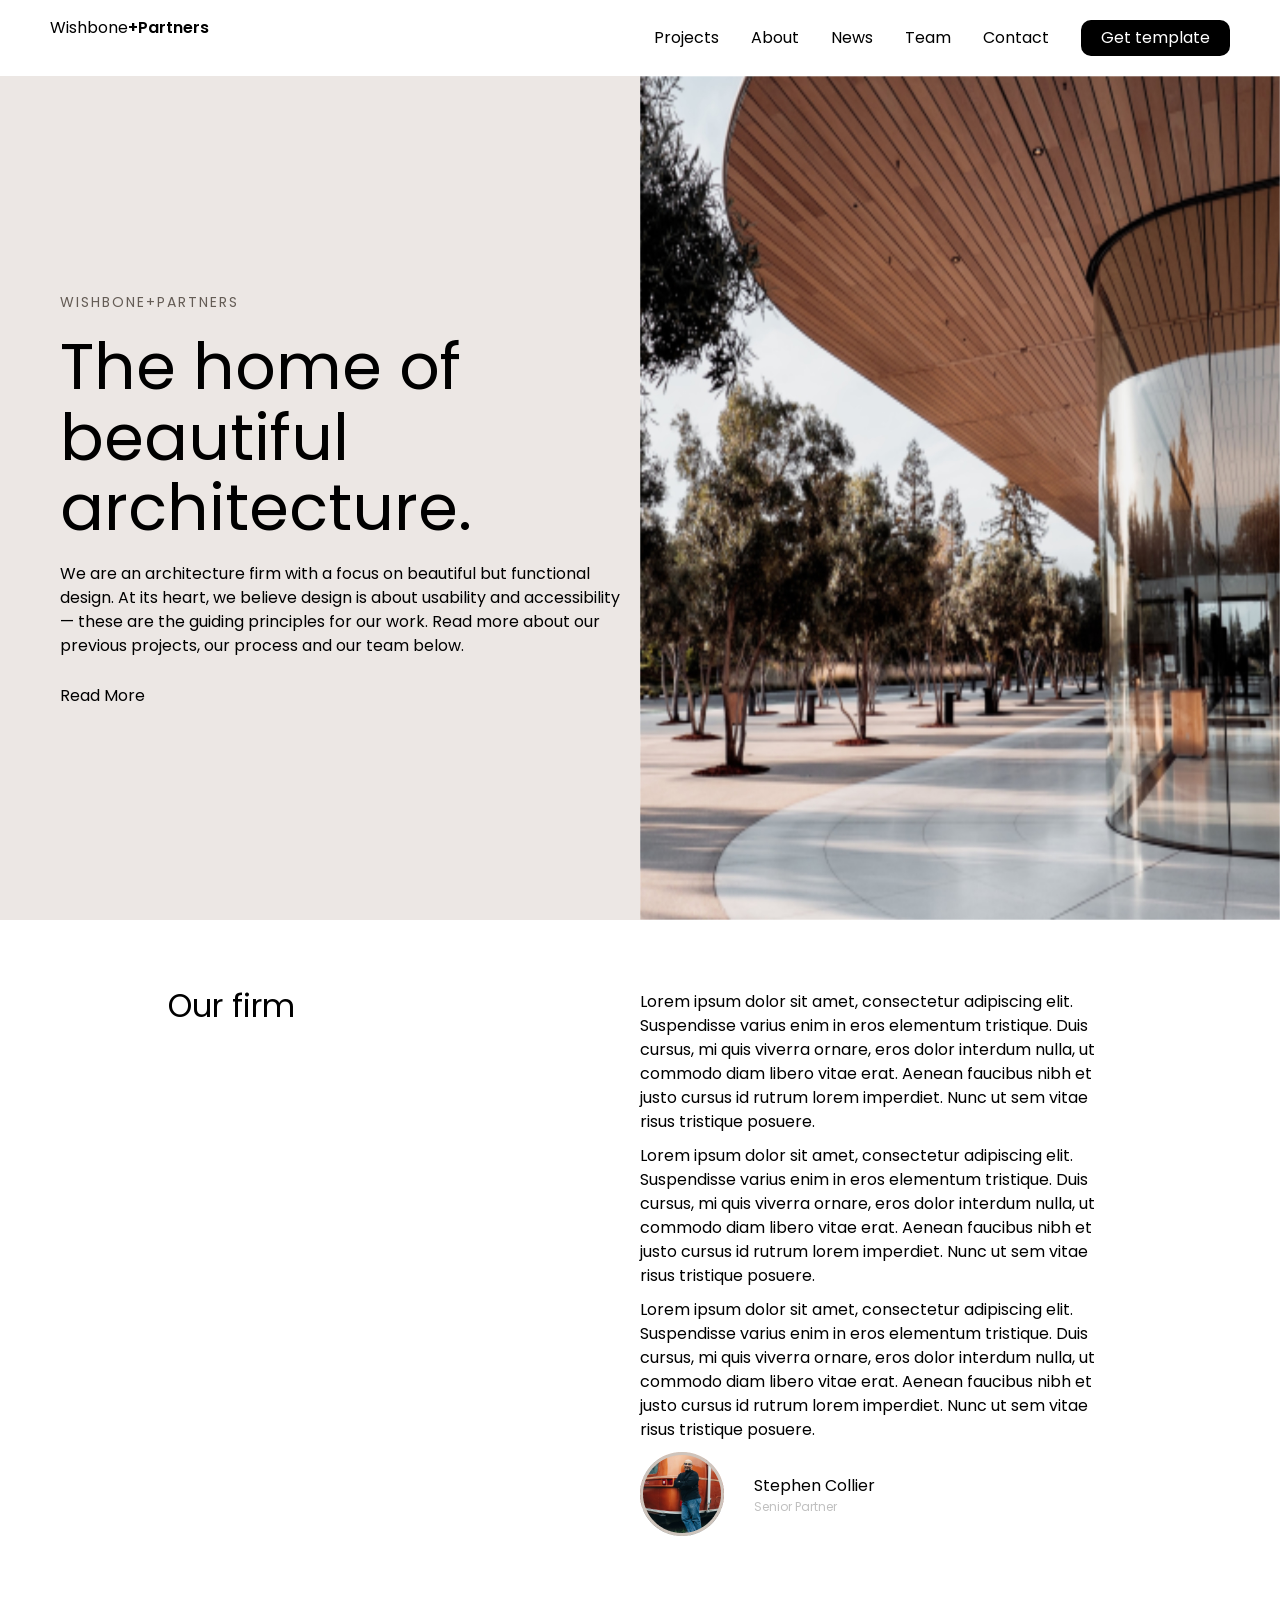
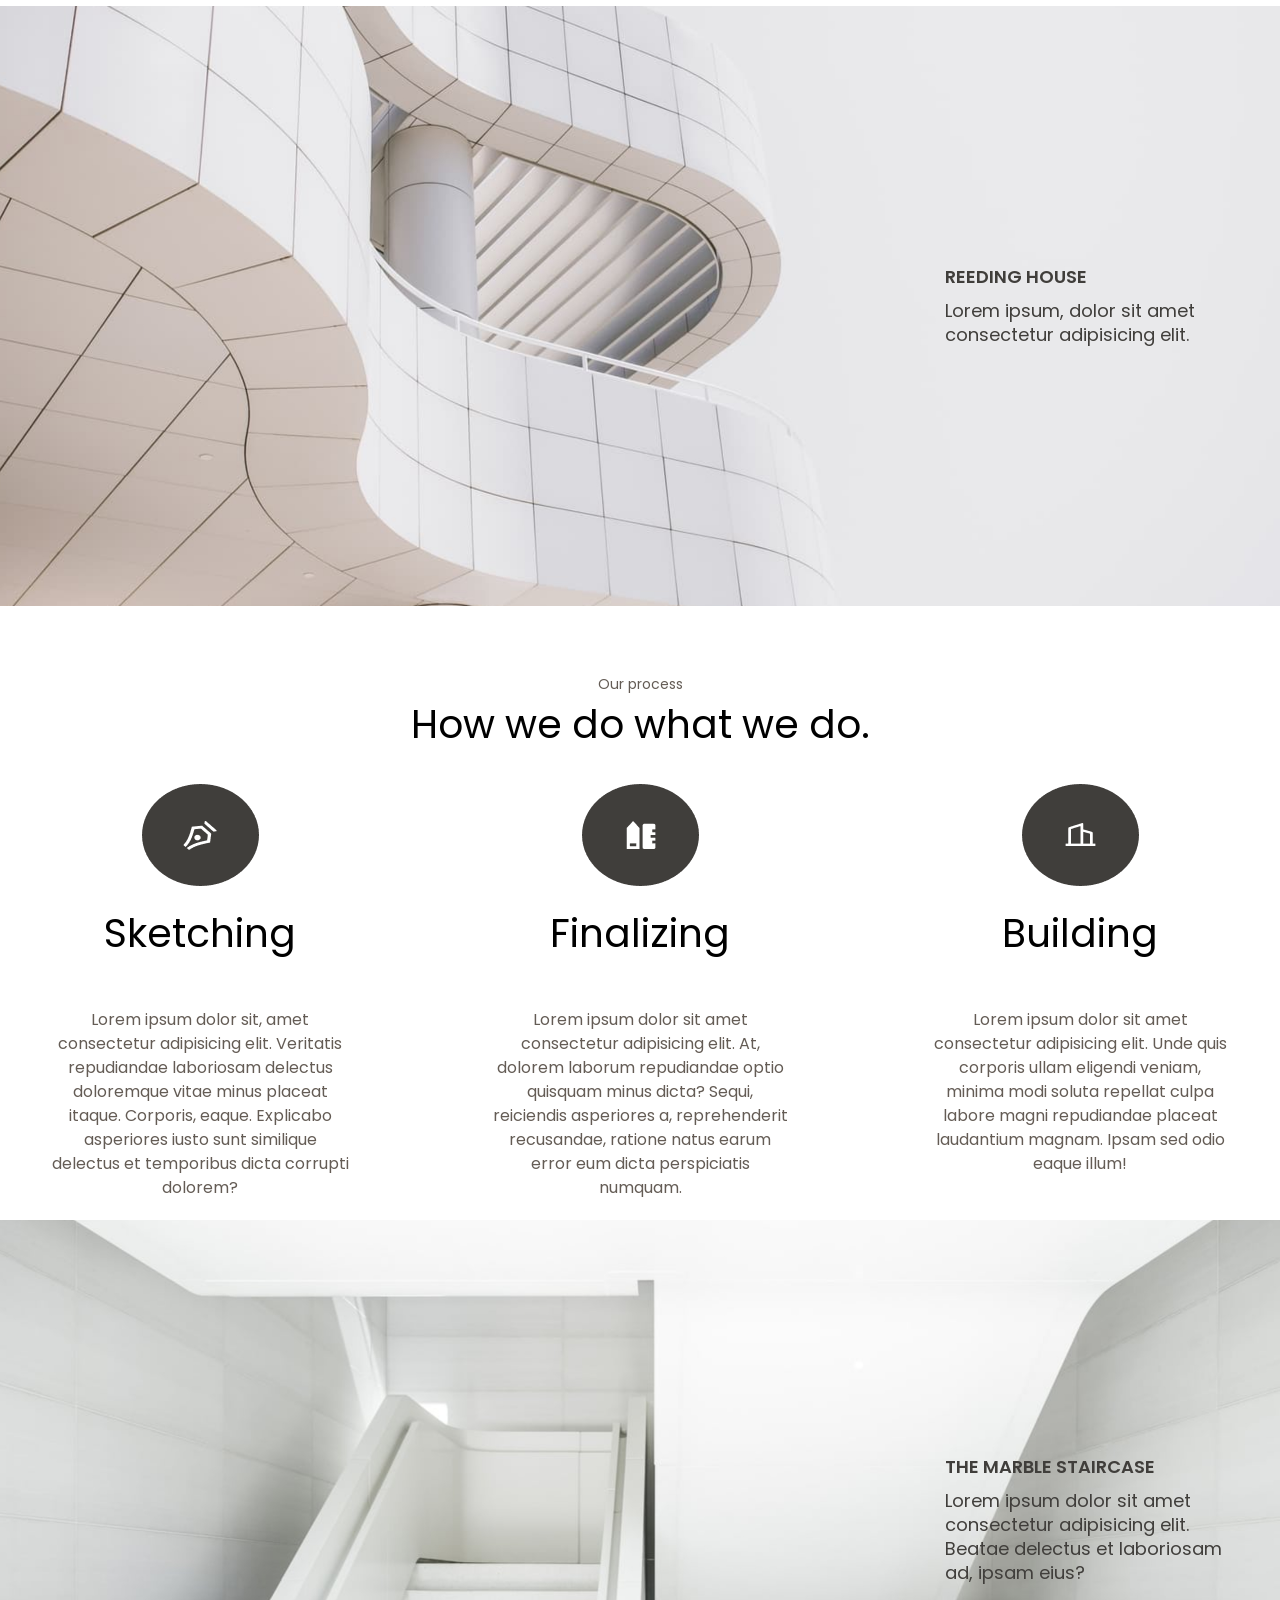
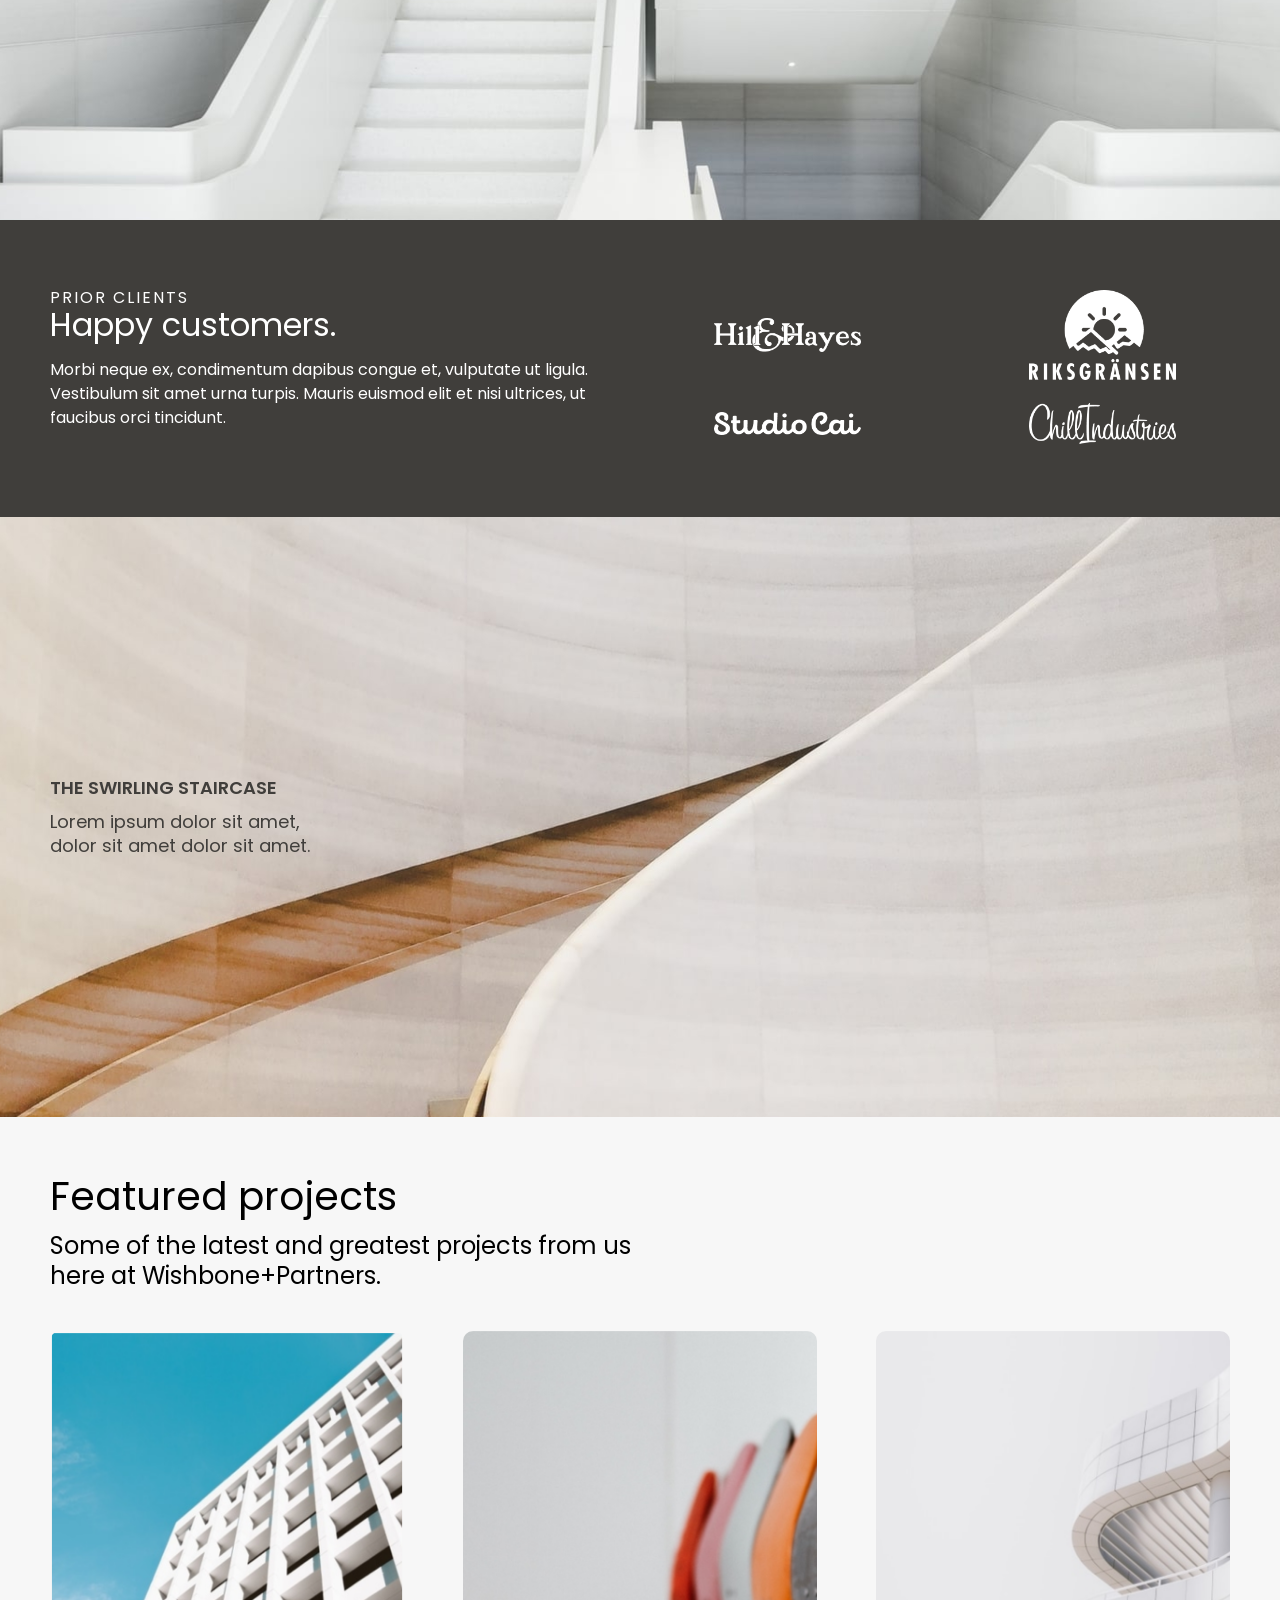
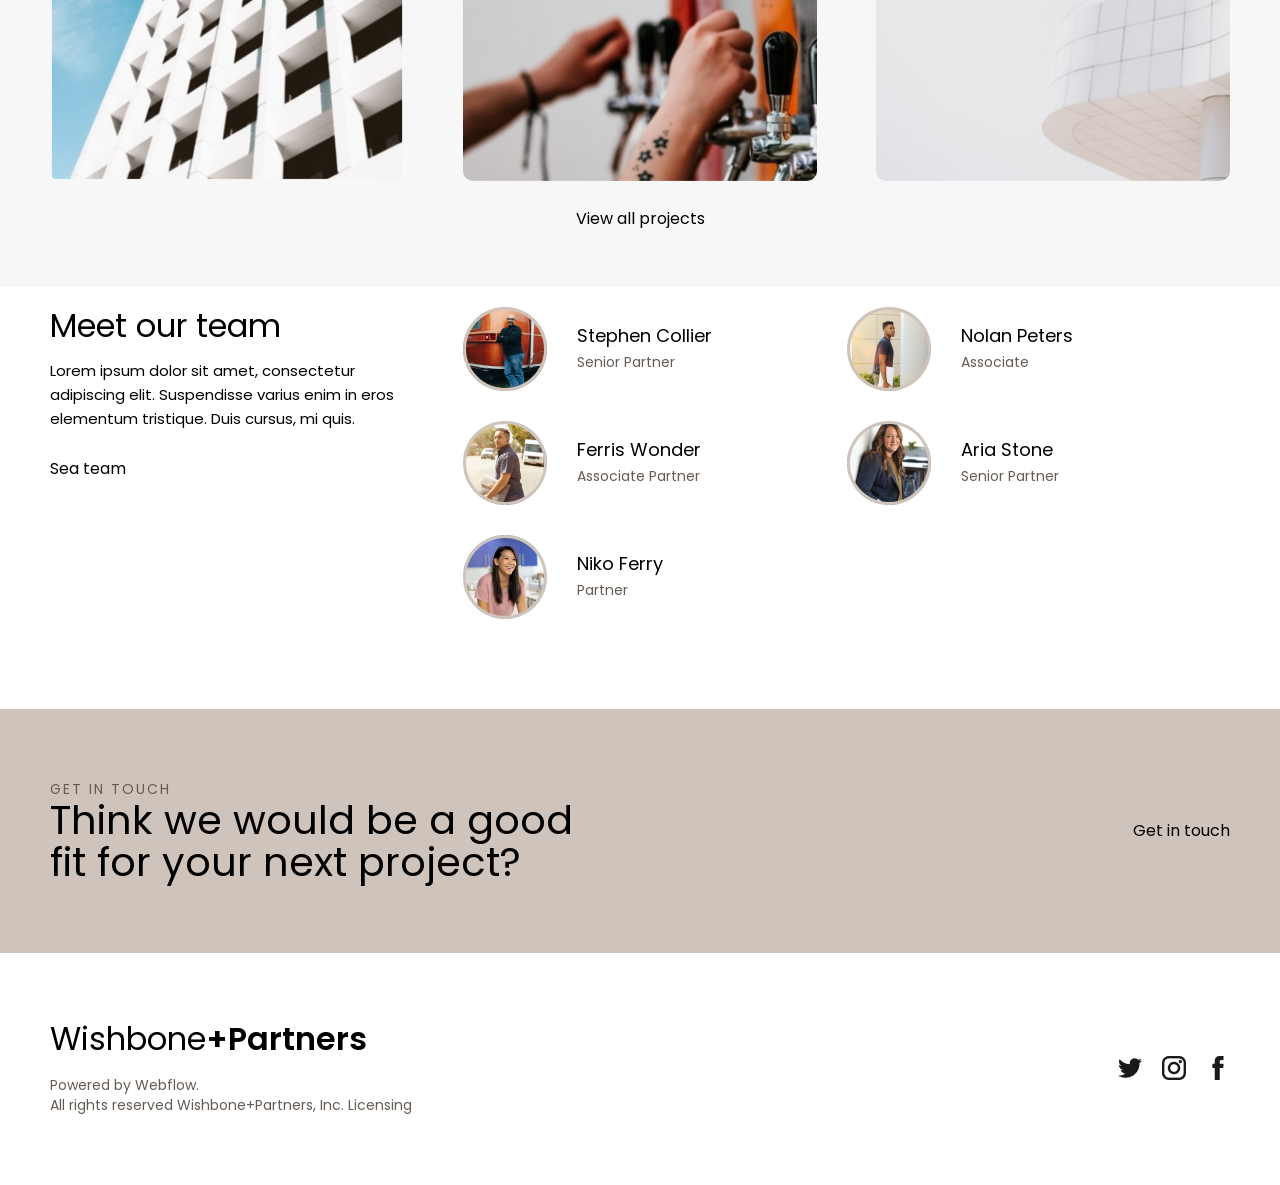
<file: index.html>
<!DOCTYPE html>
<html lang="en">

<head>
    <meta charset="UTF-8">
    <meta name="viewport" content="width=device-width, initial-scale=1.0">
    <meta name="google-site-verification" content="_EYsBIiSPE6cTt-FeNIhhUoedMHWZ3lYyRW83kjeBDM" />
    <title>Document</title>
    <link rel="stylesheet" href="reset.css">
    <link rel="stylesheet" href="style.css">
    <link rel="stylesheet" href="media.css">
    <link rel="preconnect" href="https://fonts.googleapis.com">
    <link rel="preconnect" href="https://fonts.gstatic.com" crossorigin>
    <link
        href="https://fonts.googleapis.com/css2?family=Poppins:ital,wght@0,100;0,200;0,300;0,400;0,500;0,600;0,700;0,800;0,900;1,100;1,200;1,300;1,400;1,500;1,600;1,700;1,800;1,900&display=swap"
        rel="stylesheet">
</head>

<body>
    <div class="bg"></div>
    <header class="header">
        <div class="container">
            <nav class="headerNav">
                <a href="" class="logo">Wishbone<span class="strongText">+Partners</span></a>
                <div class="btnMenu">
                    <div class="line"></div>
                    <div class="line"></div>
                </div>
                <ul class="headerMenu">
                    <div class="close">
                        <div class="line"></div>
                        <div class="line"></div>
                    </div>
                    <li class="link"><a href="#">Projects</a></li>
                    <li class="link"><a href="#">About</a></li>
                    <li class="link"><a href="#">News</a></li>
                    <li class="link"><a href="#">Team</a></li>
                    <li class="link"><a href="#">Contact</a></li>
                    <li class="link"><a href="#">Get template</a></li>
                </ul>
            </nav>
        </div>
        <section class="headerContent">
            <div class="container">
                <div class="content">
                    <p class="headerContentTitle">Wishbone+Partners</p>
                    <h2 class="headerContentTitleH2">The home of beautiful architecture.</h2>
                    <p class="headerContentDescr">We are an architecture firm with a focus on beautiful but functional
                        design. At its heart, we
                        believe
                        design is about usability and accessibility — these are the guiding principles for our work.
                        Read
                        more about our previous projects, our process and our team below.</p>
                    <a href="#">Read More</a>
                </div>
            </div>
            <div class="headerContentBG"></div>
        </section>
    </header>

    <section class="ourFirm">
        <div class="container">
            <h2 class="ourFirm-title">Our firm</h2>
            <div class="ourFirm-content">
                <p>Lorem ipsum dolor sit amet, consectetur adipiscing elit. Suspendisse varius enim in eros elementum
                    tristique. Duis cursus, mi quis viverra ornare, eros dolor interdum nulla, ut commodo diam libero
                    vitae erat. Aenean faucibus nibh et justo cursus id rutrum lorem imperdiet. Nunc ut sem vitae risus
                    tristique posuere.</p>
                <p>Lorem ipsum dolor sit amet, consectetur adipiscing elit. Suspendisse varius enim in eros elementum
                    tristique. Duis cursus, mi quis viverra ornare, eros dolor interdum nulla, ut commodo diam libero
                    vitae erat. Aenean faucibus nibh et justo cursus id rutrum lorem imperdiet. Nunc ut sem vitae risus
                    tristique posuere.</p>
                <p>Lorem ipsum dolor sit amet, consectetur adipiscing elit. Suspendisse varius enim in eros elementum
                    tristique. Duis cursus, mi quis viverra ornare, eros dolor interdum nulla, ut commodo diam libero
                    vitae erat. Aenean faucibus nibh et justo cursus id rutrum lorem imperdiet. Nunc ut sem vitae risus
                    tristique posuere.</p>
                <div class="card">
                    <img src="img/person.png" alt="">
                    <div class="name">
                        <p>Stephen Collier</p>
                        <span>Senior Partner</span>
                    </div>
                </div>
            </div>
        </div>
    </section>

    <section class="picture1 picture ">
        <div class="container">
            <div class="pictureInner">
                <h2>Reeding house</h2>
                <p>Lorem ipsum, dolor sit amet consectetur adipisicing elit.</p>
            </div>
        </div>
    </section>

    <section class="ourProcess">
        <div class="container">
            <span>Our process</span>
            <h2>How we do what we do.</h2>
            <div class="group">
                <div class="item">
                    <img src="img/pen.png" alt="">
                    <h2>Sketching</h2>
                    <p>Lorem ipsum dolor sit, amet consectetur adipisicing elit. Veritatis repudiandae laboriosam
                        delectus doloremque vitae minus placeat itaque. Corporis, eaque. Explicabo asperiores iusto sunt
                        similique delectus et temporibus dicta corrupti dolorem?</p>
                </div>
                <div class="item">
                    <img src="img/finaliz.png" alt="">
                    <h2>Finalizing</h2>
                    <p>Lorem ipsum dolor sit amet consectetur adipisicing elit. At, dolorem laborum repudiandae optio
                        quisquam minus dicta? Sequi, reiciendis asperiores a, reprehenderit recusandae, ratione natus
                        earum error eum dicta perspiciatis numquam.</p>
                </div>
                <div class="item">
                    <img src="img/build.png" alt="">
                    <h2>Building</h2>
                    <p>Lorem ipsum dolor sit amet consectetur adipisicing elit. Unde quis corporis ullam eligendi
                        veniam, minima modi soluta repellat culpa labore magni repudiandae placeat laudantium magnam.
                        Ipsam sed odio eaque illum!</p>
                </div>
            </div>
        </div>
    </section>

    <section class="picture picture2">
        <div class="container">
            <div class="pictureInner">
                <h2>The marble staircase</h2>
                <p>Lorem ipsum dolor sit amet consectetur adipisicing elit. Beatae delectus et laboriosam ad, ipsam
                    eius?
                </p>
            </div>
        </div>
    </section>

    <section class="customer">
        <div class="container">
            <div class="block block1">
                <span>prior clients</span>
                <h2>Happy customers.</h2>
                <p>Morbi neque ex, condimentum dapibus congue et, vulputate ut ligula. Vestibulum sit amet urna turpis.
                    Mauris euismod elit et nisi ultrices, ut faucibus orci tincidunt.</p>
            </div>
            <div class="block block2">
                <div><img src="img/HillPlayes.png" alt=""></div>
                <div><img src="img/Riksgransen.png" alt=""></div>
                <div><img src="img/StudioCai.png" alt=""></div>
                <div><img src="img/ChillIndustries.png" alt=""></div>
            </div>
        </div>
    </section>

    <section class="picture picture3">
        <div class="container">
            <div class="pictureInner">
                <h2>The swirling staircase</h2>
                <p>Lorem ipsum dolor sit amet, dolor sit amet dolor sit amet.
                </p>
            </div>
        </div>
    </section>

    <section class="project">
        <div class="container">
            <h2 class="title">Featured projects</h2>
            <p class="descr">Some of the latest and greatest projects from us here at Wishbone+Partners.</p>
            <div class="cards">
                <div class="card card1">
                    <div class="cardInner">
                        <h2><span>New York</span> Big Road Brewery</h2>
                        <a href="#" class="linkbtn">Read more</a>
                    </div>
                </div>
                <div class="card card2">
                    <div class="cardInner">
                        <h2><span>New York</span> Big Road Brewery</h2>
                        <a href="#" class="linkbtn">Read more</a>
                    </div>
                </div>
                <div class="card card3">
                    <div class="cardInner">
                        <h2><span>New York</span> Big Road Brewery</h2>
                        <a href="#" class="linkbtn">Read more</a>
                    </div>
                </div>
            </div>
            <h2 class="linkProject"><a href="#">View all projects</a></h2>
        </div>
    </section>

    <section class="team">
        <div class="container">
            <div class="block block1">
                <h2 class="title">Meet our team</h2>
                <p class="descr">Lorem ipsum dolor sit amet, consectetur adipiscing elit. Suspendisse varius enim in eros elementum tristique. Duis cursus, mi quis.</p>
                <a href="#" class="link">Sea team</a>
            </div>
            <div class="block block2">
                <div class="card">
                    <img src="img/person.png" alt="">
                    <h2>Stephen Collier<span>Senior Partner</span></h2>
                </div>
                <div class="card">
                    <img src="img/person2.png" alt="">
                    <h2>Nolan Peters<span>Associate</span></h2>
                </div>
                <div class="card">
                    <img src="img/person3.png" alt="">
                    <h2>Ferris Wonder<span>Associate Partner</span></h2>
                </div>
                <div class="card">
                    <img src="img/person4.png" alt="">
                    <h2>Aria Stone<span>Senior Partner</span></h2>
                </div>
                <div class="card">
                    <img src="img/person5.png" alt="">
                    <h2>Niko Ferry<span>Partner</span></h2>
                </div>
            </div>
        </div>
    </section>

    <section class="touch">
        <div class="container">
            <h2><span>Get in touch</span>Think we would be a good fit for your next project?</h2>
            <a href="#">Get in touch</a>
        </div>
    </section>

    <footer class="footer">
        <div class="container">
            <div class="block1">
                <h2>Wishbone<span class="strongText">+Partners</span></h2>
                <p>Powered by Webflow.</p>
                <p>All rights reserved Wishbone+Partners, Inc. Licensing</p>
            </div>
            <div class="block2">
                <a href="#"><img src="img/Twitter.png" alt="foto"></a>
                <a href="#"><img src="img/instagram.png" alt="foto"></a>
                <a href="#"><img src="img/Facebook.png" alt="foto"></a>
            </div>
        </div>
    </footer>

    <script src="script.js"></script>
</body>

</html>
</file>
<file: style.css>
* {
    box-sizing: border-box;
}

body {
    font-family: "Poppins";
    font-style: Regular;
    font-size: 16px;
    box-sizing: border-box;
}

a {
    text-decoration: none;
    color: inherit;
}

.container {
    max-width: 1200px;
    margin: 0 auto;
    padding: 20px 10px;
}

.header {
    margin-bottom: 50px;
}

.headerNav,
.headerMenu {
    display: flex;
    justify-content: space-between;
}

.btnMenu {
    position: relative;
    right: 0px;
    width: 30px;
    height: 30px;
    display: none;
    flex-direction: column;
    justify-content: center;
    gap: 5px;
}

.btnMenu:active {
    transform: translate(0, -50%);
    transform: scale(1.1);
}

.btnMenu:hover {
    cursor: pointer;
}

.btnMenu:hover .line:first-child {
    position: absolute;
    top: 50%;
    transform: rotate(45deg);
}

.btnMenu:hover .line:last-child {
    position: absolute;
    top: 50%;
    transform: rotate(-45deg);
}

.btnMenu .line {
    width: 100%;
    height: 4px;
    background: black;
    border-radius: 3px;
    transition: all ease .2s;
}

.headerMenu {
    gap: 32px;
    display: flex;
    align-items: center;
}

.headerMenu .link {
    transition: all ease .2s;
}

.headerMenu .link:last-child {
    background: #000;
    color: #fff;
    padding: 10px 20px;
    border-radius: 10px;
}

.headerMenu .link:hover {
    transform: scale(1.1);
}

.strongText {
    font-weight: 600;
}

.headerContent {
    position: relative;
    background: url('img/headerBG.jpg');
    background-repeat: no-repeat;
    background-position: center right;
    background-size: 50% 100%;
    display: flex;
    align-items: center;
    height: calc(100vh - 56px);
}

.headerContentBG {
    position: absolute;
    top: 0;
    left: 0;
    width: 100%;
    height: 100%;
    background: rgba(236, 231, 228, 1);
    z-index: -1;
}

.headerContent .content {
    width: 50%;
    padding: 100px 10px;
}

.headerContentTitle {
    color: rgba(100, 92, 85, 1);
    font-family: "Poppins";
    font-size: 14px;
    font-weight: 400;
    line-height: 20px;
    letter-spacing: 2px;
    text-align: left;
    text-transform: uppercase;
    margin-bottom: 20px;
}

.headerContentTitleH2 {
    font-size: 64px;
    font-weight: 400;
    line-height: 70.4px;
    margin-bottom: 18px;
}

.headerContentDescr {
    line-height: 24px;
    margin-bottom: 30px;
}

/* ***************************** */

.ourFirm {
    margin-bottom: 50px;
}

.ourFirm .container {
    display: flex;
    justify-content: center;
}

.ourFirm-title {
    width: 40%;
    font-size: 32px;
}

.ourFirm-content {
    width: 40%;
    display: flex;
    flex-direction: column;
    gap: 10px;
}

.ourFirm-content p {
    line-height: 24px;
}

.ourFirm-content .card {
    display: flex;
    align-items: center;
    gap: 30px;
}

.ourFirm-content img {
    width: 84px;
    height: 84px;
}


.ourFirm-content span {
    color: silver;
    font-size: 12px;
}

/* ******************************* */
.picture1 {
    background: url('img/Frame.jpg');
}

.picture2 {
    background: url('img/Frame2.jpg');
}

.picture3 {
    background: url('img/Frame3.jpg');
}

.picture {
    width: 100%;
    height: 600px;
    background-repeat: no-repeat;
    background-position: center;
    background-size: cover;
    margin-bottom: 50px;
}

.picture2,
.picture3 {
    margin-bottom: 0;
}

.picture .container {
    height: 100%;
    display: flex;
    justify-content: end;
    align-items: center;
}

.picture3 .container {
    justify-content: start;
}

.pictureInner {
    width: 285px;
    line-height: 24px;
    color: rgba(64, 62, 59, 1);
    font-size: 18px;
}

.pictureInner h2 {
    text-transform: uppercase;
    font-weight: 600;
    margin-bottom: 10px;
}

.pictureInner p {
    line-height: 24px;
}

/* ******************* */

.ourProcess {
    text-align: center;
}

.ourProcess span {
    color: rgba(100, 92, 85, 1);
    font-size: 14px;
    margin-bottom: 13px;
}

.ourProcess h2 {
    font-size: 39px;
    margin-top: 13px;
    margin-bottom: 40px;
}

.ourProcess .group {
    display: flex;
    justify-content: space-between;
}

.ourProcess .group .item {
    max-width: 300px;
    display: flex;
    flex-direction: column;
    align-items: center;
    gap: 15px;
}

.ourProcess .group .item img {
    width: 117px;
    height: 102px;
}

.ourProcess .group p {
    line-height: 24px;
    color: rgba(100, 92, 85, 1);
    text-align: center;
}

/* ******************* */

.customer {
    background: rgba(64, 62, 59, 1);
    padding: 50px 0;
    color: #fff;
}

.customer .container {
    display: flex;
}

.customer .block {
    width: 50%;
}

.customer .block1 span {
    text-transform: uppercase;
    letter-spacing: 2px;
}

.customer .block1 h2 {
    font-size: 32px;
    line-height: 38px;
    margin-bottom: 14px;
}

.customer .block1 p {
    line-height: 24px;
}

.customer .block2 {
    display: grid;
    grid-template-columns: 50% 50%;
    gap: 20px;
}

.customer .block2 div {
    width: 50%;
    justify-self: center;
    align-self: center;
}

.customer .block2 img {
    width: 100%;
}

/* ************************* */

.project {
    background: rgba(247, 247, 247, 1);
    padding-top: 40px;
    padding-bottom: 40px;
}

.project .title {
    font-size: 39px;
    margin-bottom: 15px;
}

.project .descr {
    font-size: 24px;
    line-height: 30px;
    margin-bottom: 40px;
    max-width: 581px;
}

.project .cards {
    display: grid;
    grid-template-columns: 30% 30% 30%;
    justify-content: space-between;
    margin-bottom: 30px;
}

.project .card1 {
    background: url(img/card1.png);
}

.project .card2 {
    background: url(img/card2.png);
}

.project .card3 {
    background: url(img/card3.png);
}

.project .card {
    background-position: center;
    background-repeat: no-repeat;
    background-size: 100% 100%;
    height: 450px;
    position: relative;
    border-radius: 10px;
    overflow: hidden;

}

.project .card:hover .cardInner {
    display: flex;
}

.project .cardInner {
    position: absolute;
    top: 0;
    left: 0;
    width: 100%;
    height: 100%;
    background: rgba(0, 0, 0, 0.5);
    padding: 40px;
    display: none;
    flex-direction: column;
    justify-content: space-between;
}

.project .cardInner h2 {
    font-size: 24px;
    line-height: 30px;
}

.project .cardInner h2 span {
    color: rgba(100, 92, 85, 1);
    display: block;
    letter-spacing: 2px;
    text-transform: uppercase;
}

.project .cardInner .linkbtn {
    padding: 20px 10px;
    background: #1B1A1A;
    color: #fff;
    border-radius: 14px;
    text-align: center;
    transition: all ease .2s;
}

.project .cardInner .linkbtn:hover {
    transform: scale(1.1);
}

.project .linkProject {
    text-align: center;
}

/* ******************** */

.team {
    margin-bottom: 40px;
}

.team .container {
    display: grid;
    grid-template-columns: 30% 65%;
    justify-content: space-between;
}

.team .title {
    font-size: 32px;
    line-height: 38px;
    margin-bottom: 14px;
}

.team .descr {
    max-width: 358px;
    font-size: 15px;
    line-height: 24px;
    margin-bottom: 30px;
}

.team .block2 {
    display: grid;
    grid-template-columns: 50% 50%;
}

.team .card {
    display: flex;
    align-items: center;
    gap: 30px;
    margin-bottom: 30px;
}

.team .card img {
    width: 84px;
    height: 84px;
}

.team .card h2 {
    font-size: 18px;
    line-height: 26px;
}

.team .card h2 span {
    display: block;
    font-size: 14px;
    color: rgba(100, 92, 85, 1);
}

/* ******************* */

.touch {
    background: rgba(206, 196, 188, 1);
    padding: 50px 0;
}

.touch .container {
    display: flex;
    justify-content: space-between;
    align-items: center;
}

.touch h2 {
    font-size: 40px;
    line-height: 42px;
    max-width: 569px;
}

.touch span {
    color: rgba(100, 92, 85, 1);
    font-size: 14px;
    line-height: 20px;
    letter-spacing: 2px;
    text-transform: uppercase;
    display: block;
}

/* ************* */

.footer {
    padding: 50px 0;
}

.footer .container {
    display: flex;
    justify-content: space-between;
    align-items: center;
}

.footer h2 {
    font-size: 32px;
    margin-bottom: 20px;
}

.footer p {
    color: rgba(100, 92, 85, 1);
    font-size: 14px;
    line-height: 20px;
}

.footer .block2 {
    display: flex;
    gap: 20px;
}
</file>
<file: media.css>
@media (max-width: 1000px) {
    .headerNav {
        justify-content: space-between;
        padding: 0 10px;
    }

    .btnMenu {
        display: flex;
    }

    .headerMenu {
        position: absolute;
        top: 0;
        left: 0;
        width: 100%;
        height: 100vh;
        background-color: rgba(0, 0, 0, 0.6);
        color: #fff;
        z-index: 101;
        flex-direction: column;
        align-items: center;
        justify-content: center;
        display: none;
    }

    .headerMenu .link {
        transition: all ease .3s;
    }

    .headerMenu .link:active {
        transform: scale(1.2);
    }

    .headerMenu .link:last-child {
        background: #fff;
        color: #000;
    }

    .close {
        position: absolute;
        top: 10px;
        left: 10px;
        width: 20px;
        height: 20px;
    }

    .close:hover {
        cursor: pointer;
    }

    .close .line {
        width: 100%;
        height: 2px;
        background-color: #fff;
        position: absolute;
        top: 50%;
        left: 0%;
        display: block;
    }

    .close .line:first-child {
        transform: rotate(45deg);
    }

    .close .line:last-child {
        transform: rotate(-45deg);
    }

    .bg {
        position: absolute;
        display: none;
        top: 0;
        left: 0;
        width: 100%;
        height: 100vh;
        z-index: 100;
    }

    .headerContent {
        color: #fff;
        background-position: center;
        background-size: 100% 100%;
    }

    .headerContentBG {
        z-index: 1;
        background: rgba(0, 0, 0, 0.5);
    }

    .headerContent .content {
        width: 100%;
        position: relative;
        z-index: 2;
        display: flex;
        flex-direction: column;
        align-items: center;
        text-align: center;
    }

    .headerContentTitle {
        color: #fff;
    }

    .customer .container {
        flex-direction: column-reverse;
        align-items: center;
        text-align: center;
        gap: 50px;
    }

    .customer .block {
        width: 100%;
    }

    /* ************** */

    .team .container {
        grid-template-columns: 45% 50%;
    }

    .team .block2 {
        grid-template-columns: 100%;
    }

}

@media (max-width: 900px) {
    .ourFirm .container {
        flex-direction: column;
        align-items: center;
        gap: 20px;
        padding: 0px 20px;
    }

    .ourFirm-title {
        width: 100%;
        font-size: 32px;
        text-align: center;
    }

    .ourFirm-content {
        width: 100%;
    }

    /* ******************* */

    .ourProcess .group {
        flex-direction: column;
        align-items: center;
        gap: 30px;
    }

    /* ****************** */

    .project .cards {
        grid-template-columns: 50%;
        justify-content: center;
        gap: 30px;
    }

    /* ********************** */

    .touch .container {
        display: flex;
        flex-direction: column;
        gap: 50px;
        align-items: center;
    }

    .touch h2 {
        font-size: 32px;
    }

}

@media (max-width: 750px) {
    .headerContent .content {
        padding: 40px 10px;
    }

    .headerContentTitleH2 {
        font-size: 32px;
        background-size: cover;
    }

    /* ************* */

    .project .cards {
        grid-template-columns: 100%;
    }

    /* **************** */

    .team .container {
        grid-template-columns: 100%;
    }

    .team .block1 {
        margin-bottom: 30px;
    }

    .team .block1,
    .team .block2 {
        display: flex;
        flex-direction: column;
        align-items: center;
    }

    /* ******************* */

    .touch h2 {
        font-size: 24px;
    }

    .footer .container {
        flex-direction: column;
        gap: 30px;
    }

}

@media (max-width: 450px) {
    .headerContent {
        color: #fff;
        background-position: center;
    }
}
</file>
